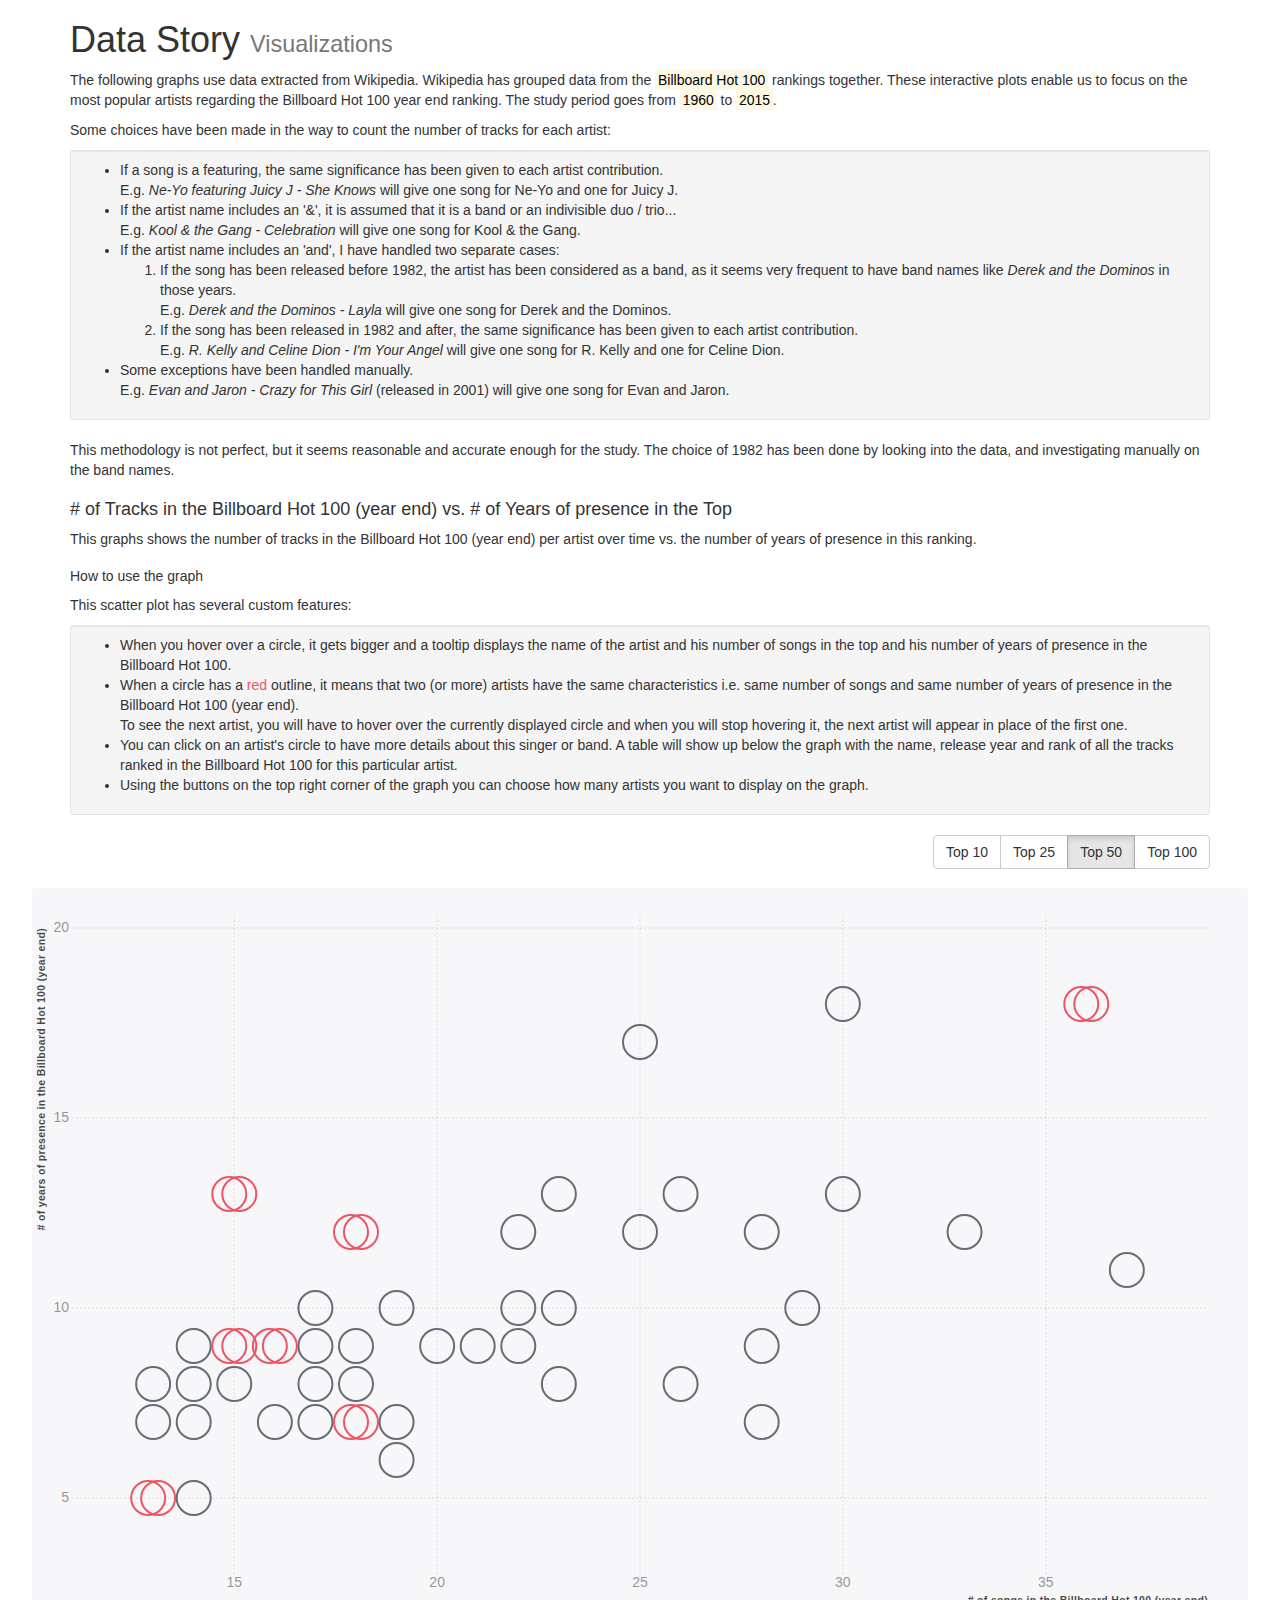
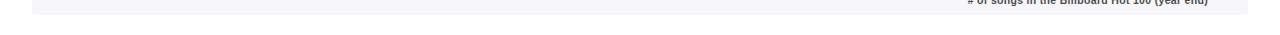
<file: CapstoneProject/IPython-Notebooks/Visualizations/html/visualizations.html>
<!DOCTYPE html>
<meta charset='utf-8'>
<head>
	<title>Capstone Project - Visualizations</title>

	<link rel='stylesheet' href='../css/visualizations-styles.css'>
	<link rel='stylesheet' href='../css/bootstrap.min.css'>
</head>

<body>
	<div class='container'>
		<div class='row'>
			<div class='col-md-12'>
				<h1>Data Story <small>Visualizations</small></h1>
			</div>
		</div>
		<div class='row'>
			<div class='col-md-12'>
				<p>
					The following graphs use data extracted from Wikipedia. Wikipedia has grouped data from the <mark>Billboard Hot 100</mark> rankings together. These interactive plots enable us to focus on the most popular artists regarding the Billboard Hot 100 year end ranking. The study period goes from <mark>1960</mark> to <mark>2015</mark>. 
				</p>
				<p>
					Some choices have been made in the way to count the number of tracks for each artist:
				</p>
				<div class='well well-sm'>
					<ul>
						<li>
							If a song is a featuring, the same significance has been given to each artist contribution. <br/>
							E.g. <i>Ne-Yo featuring Juicy J - She Knows</i> will give one song for Ne-Yo and one for Juicy J.
						</li>
						<li>
							If the artist name includes an '&', it is assumed that it is a band or an indivisible duo / trio... <br/>
							E.g. <i>Kool & the Gang - Celebration</i> will give one song for Kool & the Gang.
						</li>
						<li>
							If the artist name includes an 'and', I have handled two separate cases:
							<ol>
								<li>
									If the song has been released before 1982, the artist has been considered as a band, as it seems very frequent to have band names like <i>Derek and the Dominos</i> in those years. <br/>
									E.g. <i>Derek and the Dominos - Layla</i> will give one song for Derek and the Dominos.
								</li>
								<li>
									If the song has been released in 1982 and after, the same significance has been given to each artist contribution. <br/>
									E.g. <i>R. Kelly and Celine Dion - I'm Your Angel</i> will give one song for R. Kelly and one for Celine Dion.
								</li>
							</ol>
						</li>
						<li>
							Some exceptions have been handled manually. <br/>
							E.g. <i>Evan and Jaron - Crazy for This Girl</i> (released in 2001) will give one song for Evan and Jaron.
						</li>
					</ul>
				</div>
				<p>
					This methodology is not perfect, but it seems reasonable and accurate enough for the study. The choice of 1982 has been done by looking into the data, and investigating manually on the band names.
				</p>
			</div>
		</div>
		<div class='row'>
			<div class='col-md-12'>
				<h4># of Tracks in the Billboard Hot 100 (year end) vs. # of Years of presence in the Top</h4>		
			</div>
		</div>
		<div class='row'>
			<div class='col-md-12'>
				<p>
					This graphs shows the number of tracks in the Billboard Hot 100 (year end) per artist over time vs. the number of years of presence in this ranking.
				</p>
			</div>
		</div>
		<div class='row'>
			<div class='col-md-12'>
				<h5>How to use the graph</h5>		
				<p>
					This scatter plot has several custom features:
				</p>
				<div class='well well-sm'>
					<ul>
						<li>
							When you hover over a circle, it gets bigger and a tooltip displays the name of the artist and his number of songs in the top and his number of years of presence in the Billboard Hot 100.
						</li>
						<li>
							When a circle has a <span class='red'>red</span> outline, it means that two (or more) artists have the same characteristics i.e. same number of songs and same number of years of presence in the Billboard Hot 100 (year end). <br/>
							To see the next artist, you will have to hover over the currently displayed circle and when you will stop hovering it, the next artist will appear in place of the first one.
						</li>
						<li>
							You can click on an artist's circle to have more details about this singer or band. A table will show up below the graph with the name, release year and rank of all the tracks ranked in the Billboard Hot 100 for this particular artist. 
						</li>
						<li>
							Using the buttons on the top right corner of the graph you can choose how many artists you want to display on the graph.
						</li>
					</ul>
				</div>
			</div>
		</div>
		<div class='row'>
			<div class='col-md-12 numberOfArtistsSelectorParent'>
				<div id='numberOfArtistsSelector' class='btn-group'>
					<button type='button' class='btn btn-default' id='btn-10' data-val='10'>Top 10</button>
					<button type='button' class='btn btn-default' id='btn-25' data-val='25'>Top 25</button>
					<button type='button' class='btn btn-default active' id='btn-50' data-val='50'>Top 50</button>
					<button type='button' class='btn btn-default' id='btn-100' data-val='100'>Top 100</button>
				</div>
			</div>
		</div>
	</div>
	
	<div class='chart-container'>
		<! -- Non data-driven elements -->
		<svg id='chart'>
			<g class='chart-wrapper'>
				<g class='x axis'> </g>
				<g class='y axis'> </g>
				<g class='grids'></g>
				<g class='circles'>
					<g class='defs'></g>
				</g>
			</g>
		</svg>
	</div>
	
	<div class='container'>
		<div class='row'>
			<div class='col-md-12'>
				<div class='bs-callout bs-callout-info artistDetails' id='artistDetails'>
					<button type="button" class="close" aria-label="Close"><span aria-hidden="true">&times;</span></button>
					<div class='row'>
						<div class='col-md-2 col-sm-4 col-xs-4'>
							<div class='artistNameImageDiv'>
								<img class='artistNameImage img-thumbnail img-responsive'>
							</div>
						</div>
						<div class='col-md-10 col-sm-8 col-xs-8'>
							<div class='artistNameTitleDiv'>
								<h3 class='artistNameTitle'></h3>
							</div>
						</div>

					</div>
					<div class='row'>
						<div class='col-md-12'>
							<div class='artistSongListDiv'>
								<table class='table table-hover'>
									<thead>
										<tr>
											<th>Song Title</th>
											<th>Year</th>
											<th>Rank</th>
											<th>Track Preview</th>
										</tr>
									</thead>
									<tbody></tbody>
								</table>
							</div>
						</div>
					</div>
				</div>
			</div>
		</div>

	</div>		

	<!-- Scripts-->
	<script src='../js/libraries/jquery-2.1.4.min.js'></script>
	<script src='../js/libraries/d3.js'></script>
	<script src='../js/libraries/d3-tip.js'></script>
	<script src='../js/libraries/bootstrap.min.js'></script>
	<script src='../js/libraries/spotify-web-api.js'></script>
	<script src='../js/visualizations.js'></script>
	
</body>
</html>
</file>
<file: CapstoneProject/IPython-Notebooks/Visualizations/css/visualizations-styles.css>
#chart {
  background-color: #f7f7f9; 
  width: 95%;
  height: 95%;
  min-width: 400px;
  min-height: 300px;
  position: absolute;
  right: 2.5%;
  left: 2.5%;
  top: 2.5%;
  bottom: 2.5%;
  border-color: #ddd;
  border-width: 1px;
  border-radius: 4px;
}

div.artistDetails {
  display: none;
}

div.chart-container {
  position: relative;
  min-height: 85vh;
}

div.numberOfArtistsSelectorParent {
  text-align: right;
}

div.bs-callout {
    padding: 20px;
    margin: 20px 0;
    border: 1px solid #eee;
    border-left-width: 5px;
    border-radius: 3px;
}

div.bs-callout-info {
    border-left-color: #1b809e;
}

span.red {
  color: #ED5565;
}

g.tick line {
  stroke: lightgrey;
  opacity: 0.7;
}

g.tick text {
  opacity: 0.4; 
}

text.x.label, text.y.label {
    letter-spacing: .03em;
    font-weight: 700;
    opacity: 0.7; 
}

#gridY path.domain, #gridX path.domain {
  display: none;
}

.d3-tip div span.tooltipTitle {
  font-size: 14px;
  color: white;
}

.d3-tip div span.tooltipContents {
  color: white;
}

circle.multipleArtists {
  stroke: #ED5565;
}

circle.singleArtist {
  stroke: #656D78;
}

circle:hover {
  cursor: pointer;
}

/*** D3 ToolTip style ***/

.d3-tip {
  line-height: 1;
  font: 11px sans-serif;
  padding: 12px;
  background: rgba(0, 0, 0, 0.8);
  color: rgb(185, 185, 185);
  border-radius: 2px;
  z-index: 3;
}

/* Creates a small triangle extender for the tooltip */
.d3-tip:after {
  box-sizing: border-box;
  display: inline;
  font-size: 10px;
  width: 100%;
  line-height: 1;
  color: rgba(0, 0, 0, 0.8);
  content: "\25BC";
  position: absolute;
  text-align: center;
}

/* Style northward tooltips differently */
.d3-tip.n:after {
  margin: -1px 0 0 0;
  top: 100%;
  left: 0;
}

/* Audio player */
.player {
    position: relative;
    width: 45px;
    overflow: hidden;
    direction: ltl;
    border-top-right-radius: 0.5em 0.5em;
    border-bottom-right-radius: 1em 0.7em;
}
</file>
